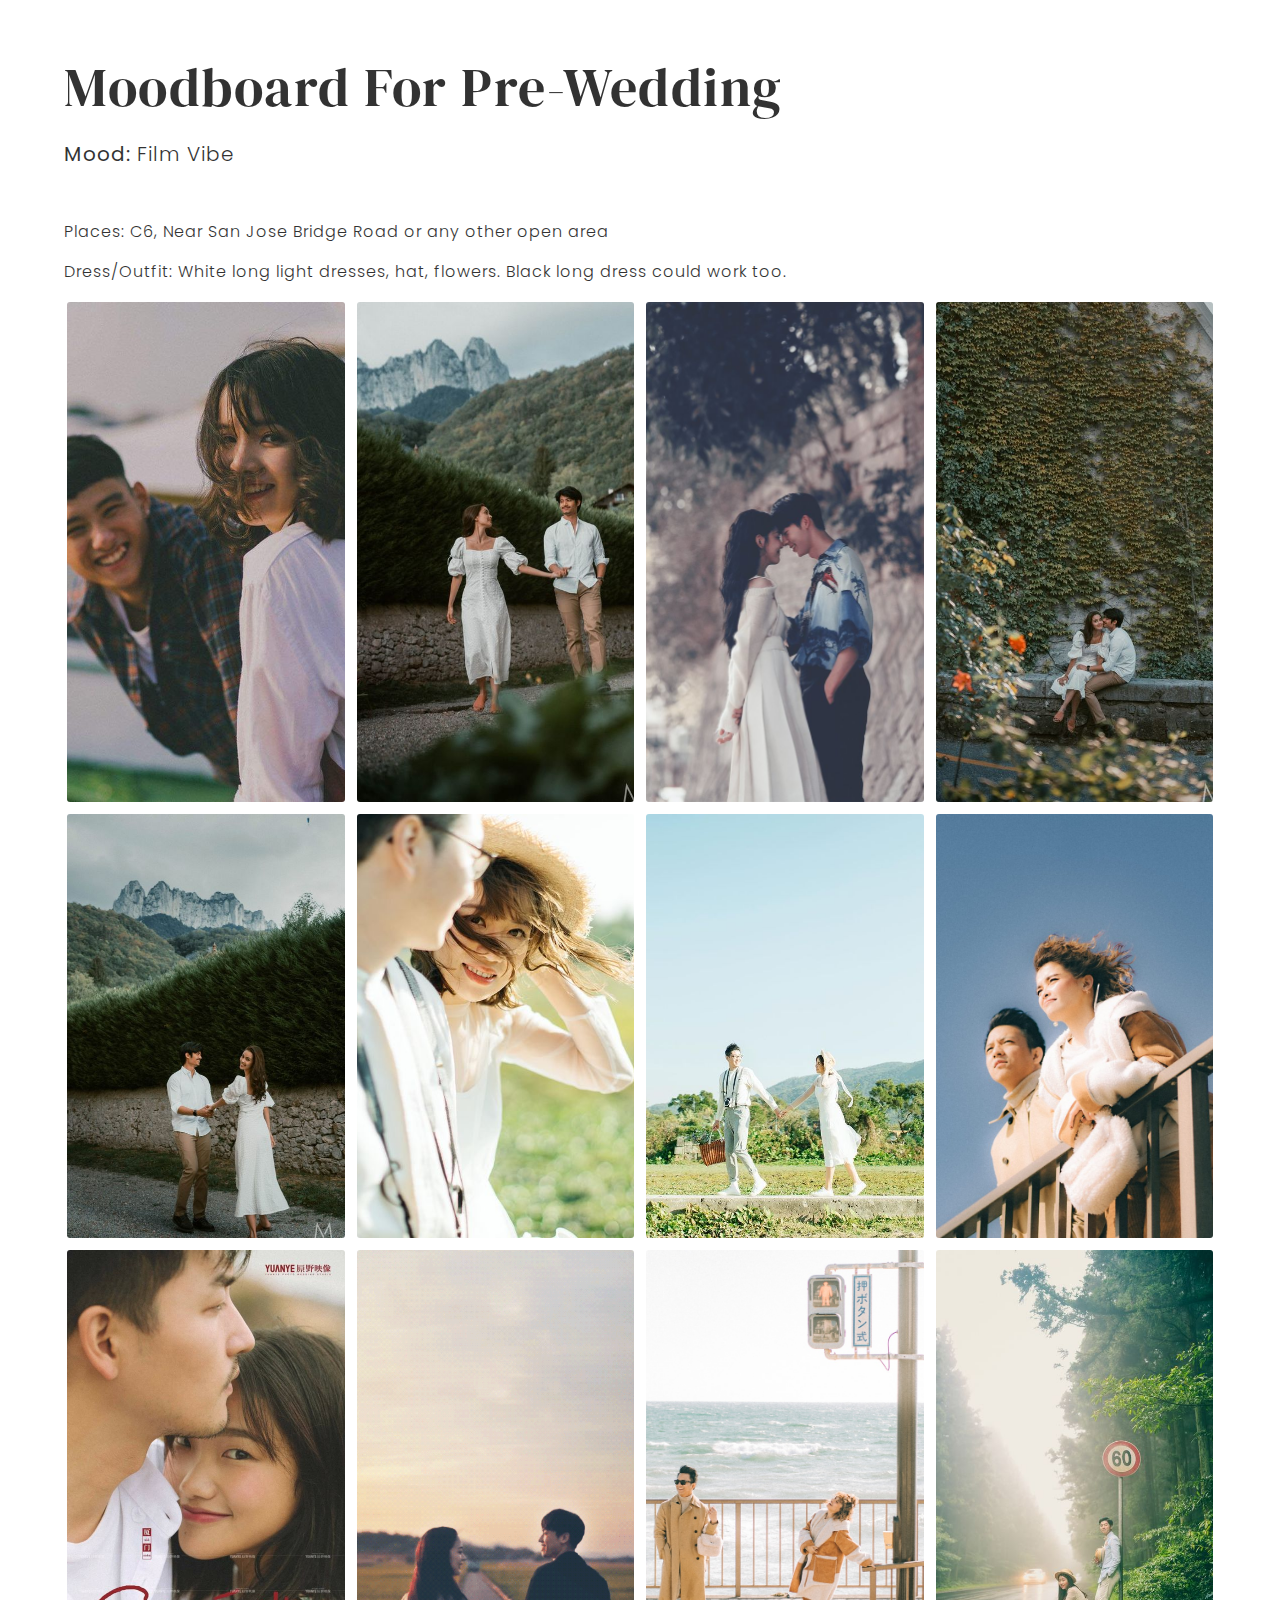
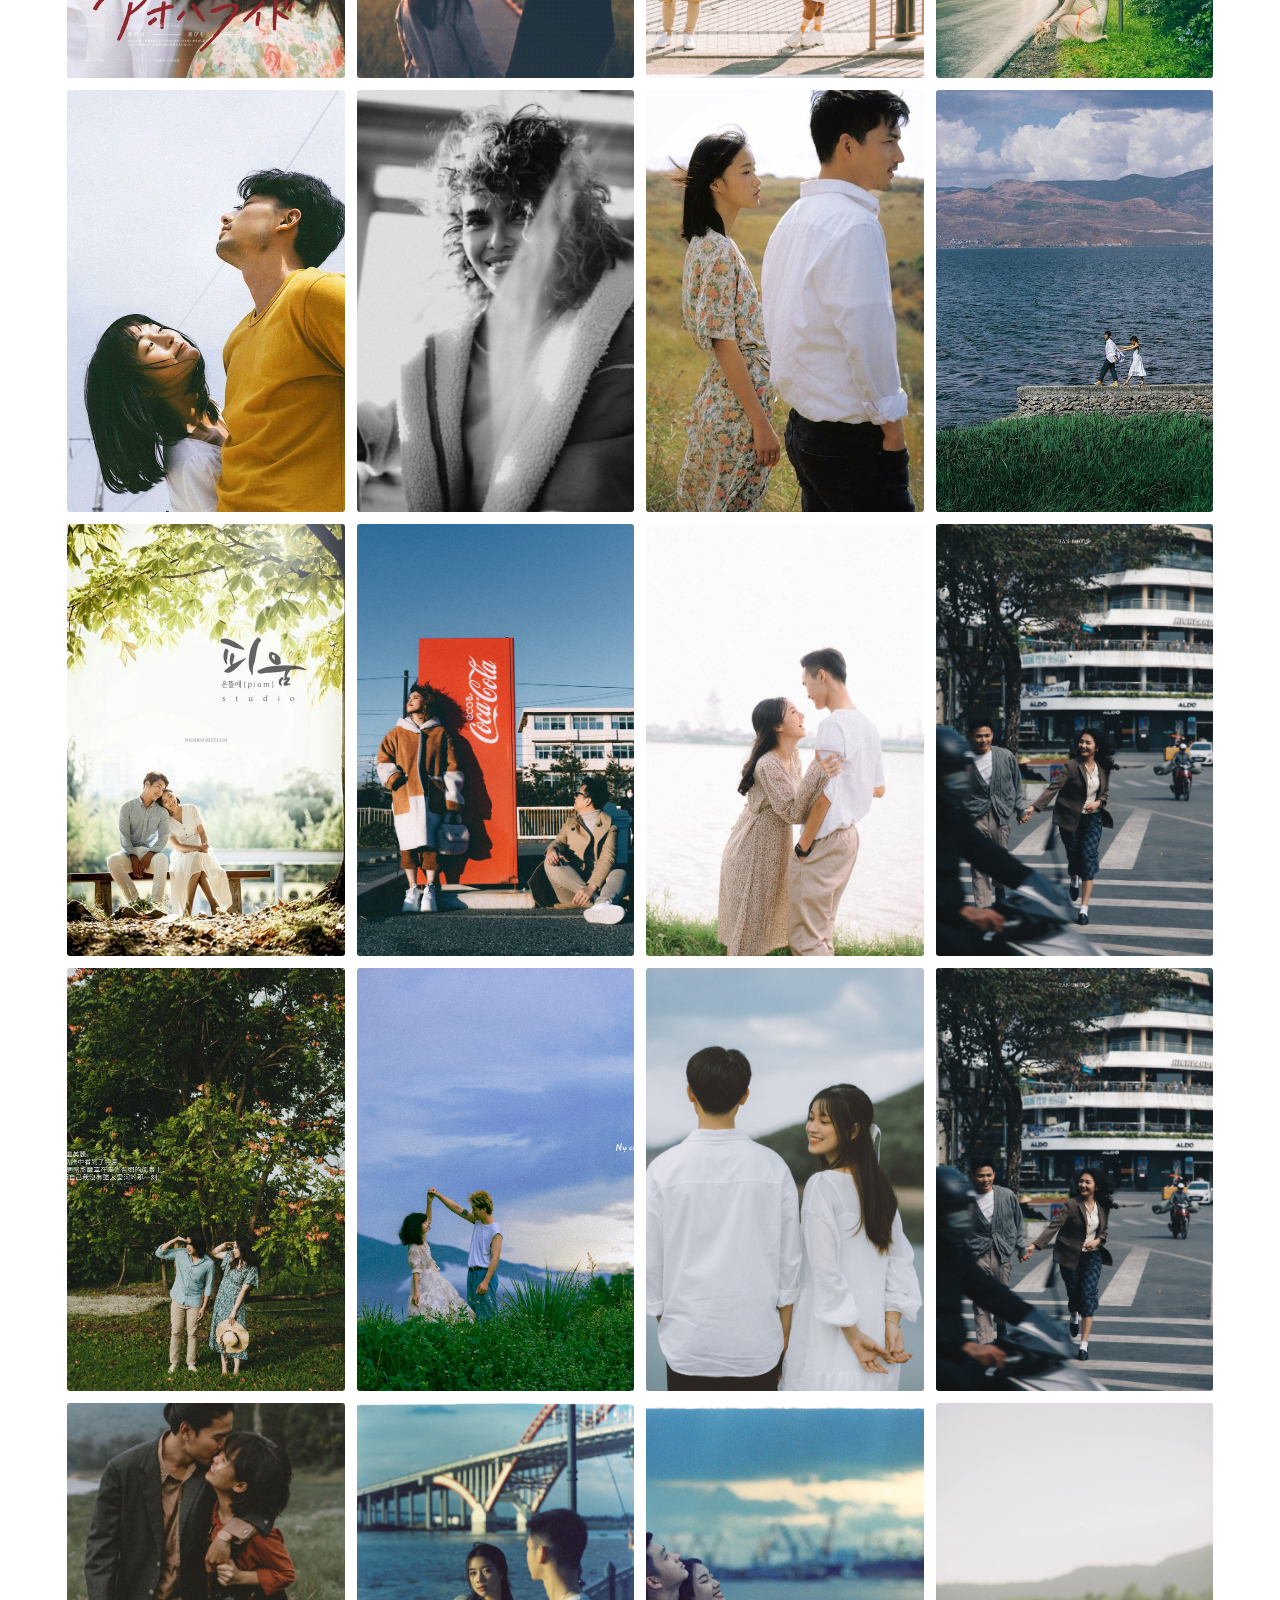
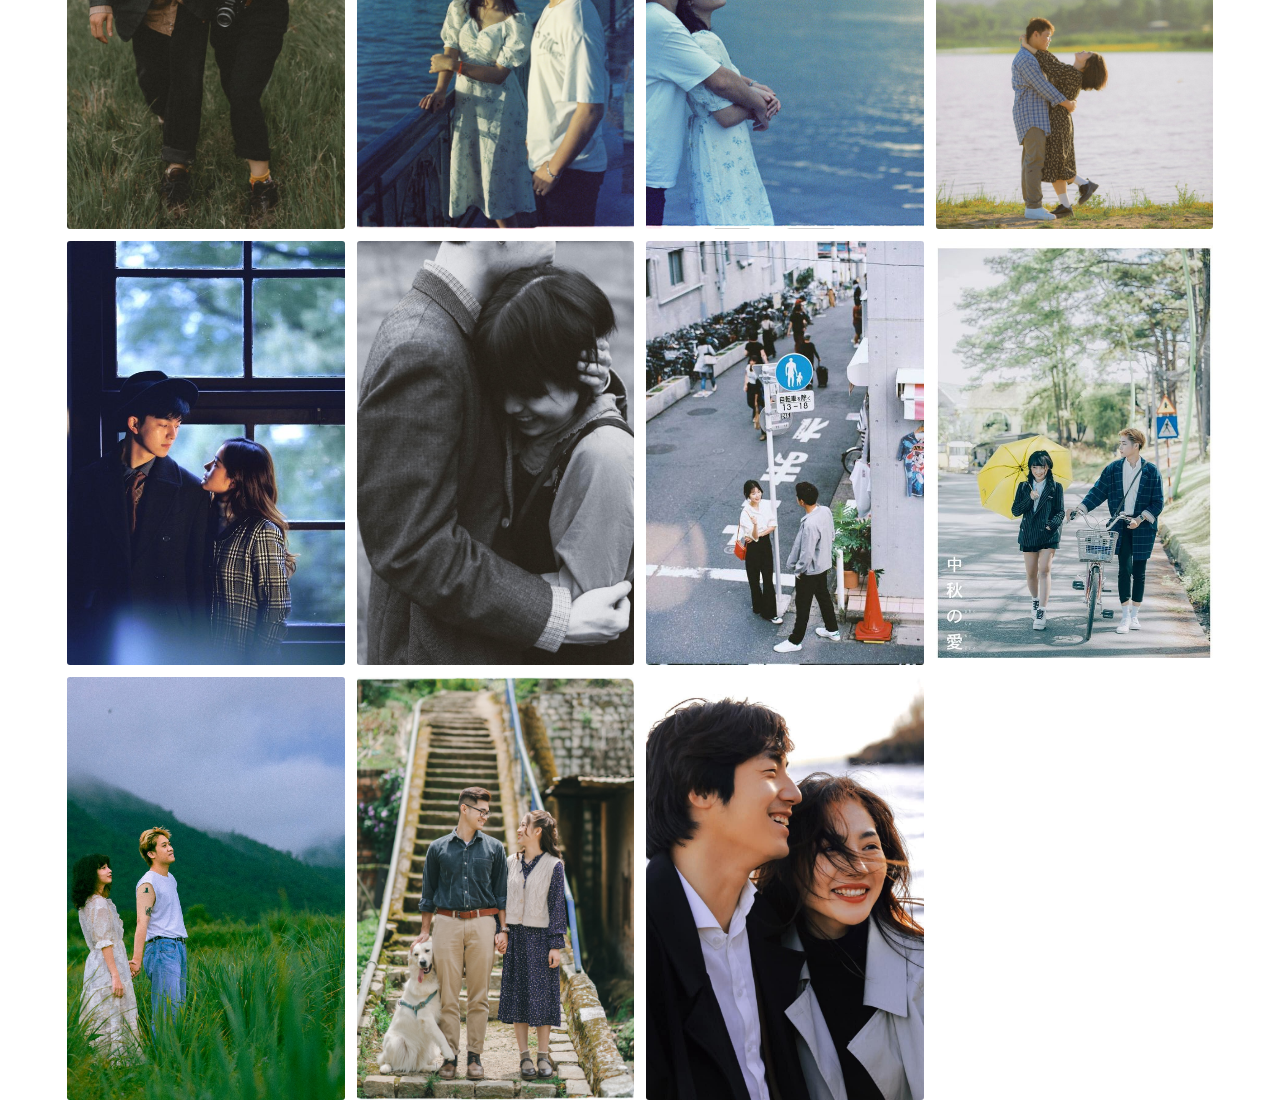
<file: index.html>
<!DOCTYPE html>
<html lang="en">

<head>
    <meta charset="UTF-8">
    <meta name="viewport" content="width=device-width, initial-scale=1.0">
    <title>Pre-Wedding Moodboard</title>
    <link rel="stylesheet" href="main.css">
</head>

<body>
    <div class="modal-bg">
        dsfdf
    </div>
    <section class="container">       
        <div class="hero-title">
            <h1>Moodboard For Pre-Wedding</h1>
            <h4><strong>Mood:</strong> Film Vibe</h4>

        </div>
        <div class="card-container" style="position: relative;">
            <p>Places: C6, Near San Jose Bridge Road or any other open area</p>
            <p>Dress/Outfit: White long light dresses, hat, flowers. Black long dress could work too.</p>            

            <div class="card-grid-wrapper">
                <!-- card insert here     -->
            </div>        
        </div>
        
    </section>
    <script src="./app.js"></script>
    <script defer>
       
        
    </script>
</body>

</html>
</file>
<file: main.css>
@import url("https://fonts.googleapis.com/css2?family=DM+Serif+Display:ital@0;1&family=Poppins:ital,wght@0,100;0,200;0,300;0,400;0,500;0,600;0,700;0,800;0,900;1,100;1,200;1,300;1,400;1,500;1,600;1,700;1,800;1,900&display=swap");

* {
    margin: 0;
    padding: 0;
    box-sizing: border-box;
}

:root {
    --ff: "DM Serif Display", 'Times New Roman', serif;
    --ff-accent: "Poppins", Arial, sans-serif
}

body {
    font-family: var(--ff-accent);
    -webkit-font-smoothing: antialiased;
    -moz-osx-font-smoothing: grayscale;
}

body.opened-modal {
    overflow-y: hidden;
}

h1 {
    font-family: var(--ff);
}

.container {
    width: 90%;
    max-width: 1200px;
    margin-inline: auto;
}

.row {
    display: flex;
    align-items: center;
    justify-content: center;
}

section {
    width: 100%;
    height: 100vh;
}

.hero-title {
    margin-block: 50px;
}

.hero-title h1 {
    letter-spacing: 1.5px;
    font-weight: 300;
    font-size: 54px;
    opacity: 0.8;
}

.hero-title h4 {
    margin-top: 15px;
    letter-spacing: 1px;
    font-weight: 300;
    font-size: 20px;
    opacity: 0.8;
}

p {
    font-weight: 300;
    letter-spacing: 1px;
    opacity: 0.8;
    margin-bottom: 15px;
}

.card-grid-wrapper {
    display: grid;
    grid-template-columns: repeat(auto-fit, minmax(250px, 1fr));
    gap: 6px;
}

.card-grid-wrapper .card-item {
    margin: 3px;
    min-width: 250px;
    min-height: 250px;
    overflow: hidden;
}

.card-item:hover img {
    transform: scale(1.5);
}

.card-grid-wrapper .card-item img {
    width: 100%;
    height: 100%;
    object-fit: cover;
    border-radius: 3px;
    transition: all 0.3s ease-in-out;
}

img {
    cursor: pointer;
}

.modal-bg {
    display: none;
    position: fixed;
    top: 0;
    left: 0;
    margin: auto;
    width: 100%;
    height: 100%;
    z-index: 1;
    background-color: #000000bd;
    backdrop-filter: blur(2px);
}

.modal-bg .img-container {
    position: relative;
    display: grid;
    width: 80%;
    height: 100%;
    place-items: center;
    margin: auto;
}

.modal-bg .img-container img {
    position: absolute;
    padding: 10px;
    z-index: 2;
    width: auto;
    height: 95%;
}

@media all and(min-width: 1024px) {
    .hero-title h4 {
        width: 60ch;
    }
}

@media all and (min-width: 325px) and (max-width: 475px) {
    .card-container {
        padding-bottom: 150px;
    }

    .card-grid-wrapper {
        /* display: flex; */
        gap: 6px;
        /* overflow-y: scroll; */
        border-radius: 5px;
        border: 1px solid #acacac;
        padding: 15px;
    }

    .card-grid-wrapper .card-item {
        min-width: 100%;
        min-height: 100%;
    }

    .modal-bg .img-container {
        width: 100%;
    }

    .modal-bg .img-container img {
        width: 100%;
        height: auto;
    }

}
</file>
